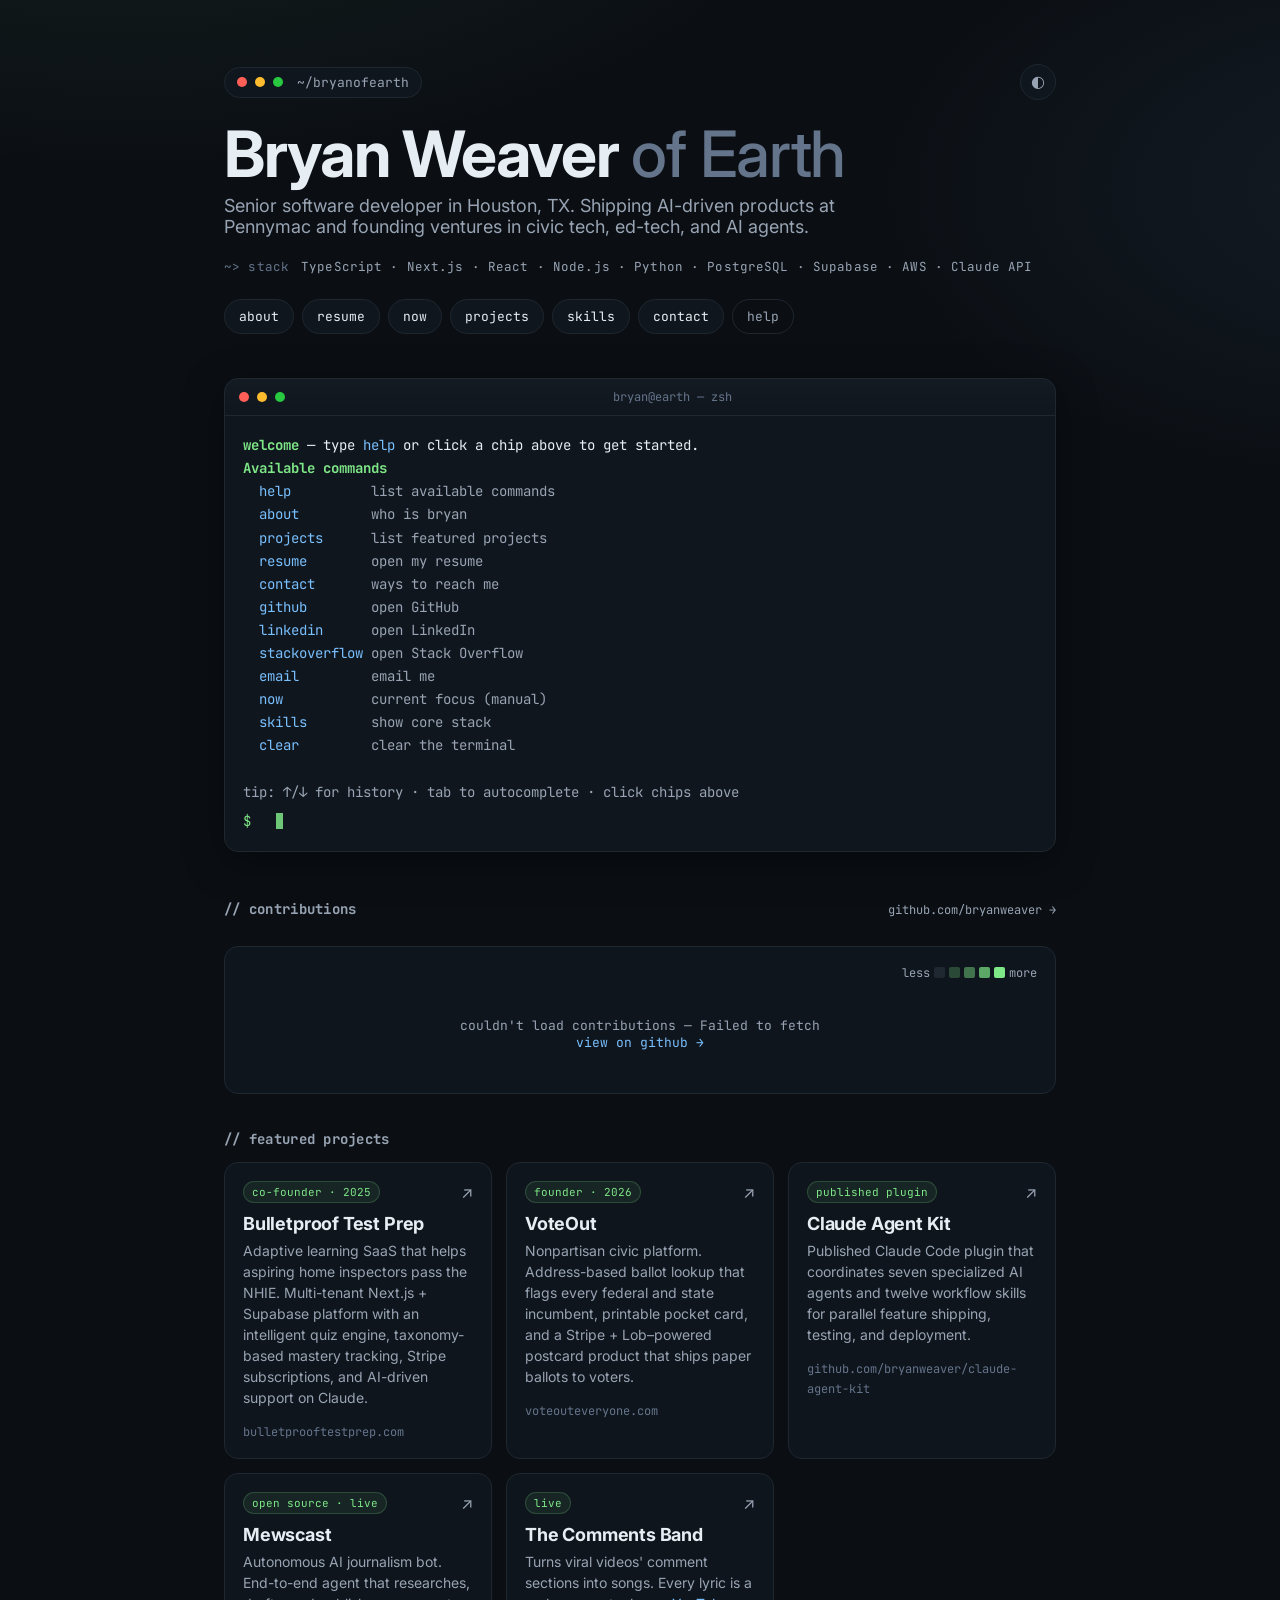
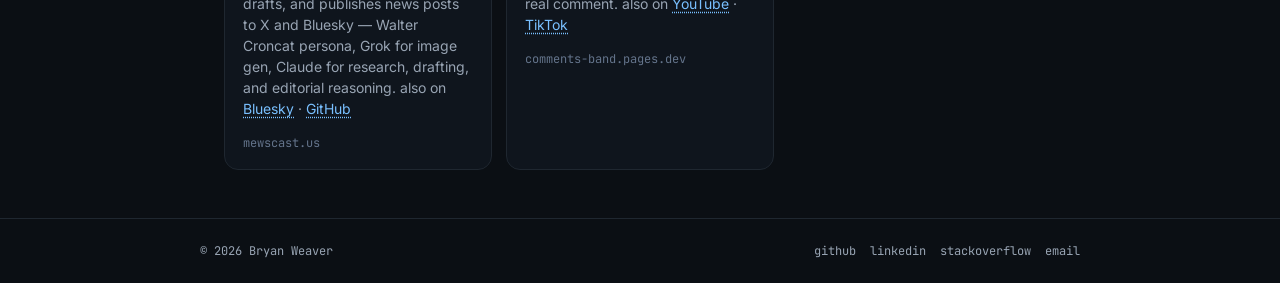
<file: index.html>
<!DOCTYPE html>
<html lang="en">
<head>
  <meta charset="UTF-8" />
  <meta name="viewport" content="width=device-width, initial-scale=1.0" />

  <title>Bryan Weaver — Senior Software Developer, Houston TX</title>
  <meta name="description" content="Bryan Weaver — senior software developer in Houston, TX. Co-founder of Bulletproof Test Prep, founder of VoteOut, creator of Claude Agent Kit and Mewscast. Senior Application Developer at Pennymac." />
  <meta name="author" content="Bryan Weaver" />
  <meta name="keywords" content="Bryan Weaver, bryanofearth, software developer Houston, senior developer, Claude Agent Kit, Bulletproof Test Prep, VoteOut, Mewscast, Next.js, TypeScript, Supabase, AI agents, LLM, Pennymac" />
  <meta name="robots" content="index, follow, max-image-preview:large" />
  <meta name="theme-color" content="#0b0f14" media="(prefers-color-scheme: dark)" />
  <meta name="theme-color" content="#f7f9fc" media="(prefers-color-scheme: light)" />
  <meta name="color-scheme" content="dark light" />

  <link rel="canonical" href="https://bryanofearth.com/" />
  <link rel="alternate" href="https://bryanweaverofearth.com/" />

  <!-- Favicons -->
  <link rel="icon" href="/favicon.svg" type="image/svg+xml" />
  <link rel="alternate icon" href="/favicon.svg" type="image/svg+xml" />
  <link rel="mask-icon" href="/favicon.svg" color="#7ee787" />
  <link rel="apple-touch-icon" href="/apple-touch-icon.png" />
  <link rel="manifest" href="/site.webmanifest" />

  <!-- Open Graph -->
  <meta property="og:type" content="website" />
  <meta property="og:site_name" content="bryanofearth" />
  <meta property="og:url" content="https://bryanofearth.com/" />
  <meta property="og:title" content="Bryan Weaver — Senior Software Developer" />
  <meta property="og:description" content="Senior software developer in Houston, TX. Shipping AI-driven products at Pennymac and founding ventures in civic tech, ed-tech, and AI agents." />
  <meta property="og:image" content="https://bryanofearth.com/og.png" />
  <meta property="og:image:width" content="1200" />
  <meta property="og:image:height" content="630" />
  <meta property="og:image:alt" content="Bryan Weaver of Earth — senior software developer" />
  <meta property="og:locale" content="en_US" />

  <!-- Twitter / X -->
  <meta name="twitter:card" content="summary_large_image" />
  <meta name="twitter:title" content="Bryan Weaver — Senior Software Developer" />
  <meta name="twitter:description" content="Senior software developer in Houston, TX. Building AI agents, civic tools, and ed-tech." />
  <meta name="twitter:image" content="https://bryanofearth.com/og.png" />
  <meta name="twitter:image:alt" content="Bryan Weaver of Earth" />
  <meta name="twitter:creator" content="@bryanofearth" />

  <!-- Fonts -->
  <link rel="preconnect" href="https://fonts.googleapis.com" />
  <link rel="preconnect" href="https://fonts.gstatic.com" crossorigin />
  <link href="https://fonts.googleapis.com/css2?family=JetBrains+Mono:wght@400;500;700&family=Inter:wght@400;500;600;700&display=swap" rel="stylesheet" />
  <link rel="stylesheet" href="styles.css?v=2026-10-24" />

  <!-- Structured Data: Person -->
  <script type="application/ld+json">
  {
    "@context": "https://schema.org",
    "@type": "Person",
    "name": "Bryan Weaver",
    "alternateName": "bryanofearth",
    "url": "https://bryanofearth.com",
    "image": "https://bryanofearth.com/og.png",
    "jobTitle": "Senior Application Developer",
    "worksFor": {
      "@type": "Organization",
      "name": "Pennymac"
    },
    "address": {
      "@type": "PostalAddress",
      "addressLocality": "Houston",
      "addressRegion": "TX",
      "addressCountry": "US"
    },
    "email": "mailto:weaverb9@gmail.com",
    "sameAs": [
      "https://www.linkedin.com/in/bryanofearth/",
      "https://github.com/bryanweaver",
      "https://stackoverflow.com/users/2059365/bryanofearth",
      "https://bryanweaverofearth.com"
    ],
    "knowsAbout": [
      "TypeScript",
      "JavaScript",
      "Python",
      "React",
      "Next.js",
      "Node.js",
      "PostgreSQL",
      "Supabase",
      "AWS",
      "Claude API",
      "AI agents",
      "LLM application development",
      "Civic technology",
      "Education technology"
    ],
    "founder": [
      { "@type": "Organization", "name": "Bulletproof Test Prep LLC", "url": "https://bulletprooftestprep.com" },
      { "@type": "Organization", "name": "Vote Out Everyone LLC", "url": "https://voteouteveryone.com" }
    ]
  }
  </script>

  <!-- Structured Data: Website -->
  <script type="application/ld+json">
  {
    "@context": "https://schema.org",
    "@type": "WebSite",
    "url": "https://bryanofearth.com/",
    "name": "bryanofearth",
    "author": { "@type": "Person", "name": "Bryan Weaver" }
  }
  </script>

  <!-- Structured Data: Bulletproof Test Prep (Organization) -->
  <script type="application/ld+json">
  {
    "@context": "https://schema.org",
    "@type": "Organization",
    "name": "Bulletproof Test Prep LLC",
    "alternateName": "Bulletproof Test Prep",
    "url": "https://bulletprooftestprep.com",
    "description": "Adaptive learning SaaS that helps aspiring home inspectors pass the National Home Inspector Examination (NHIE). Multi-tenant Next.js + Supabase platform with an intelligent quiz engine, taxonomy-based mastery tracking, Stripe subscriptions, and AI-driven support on Claude.",
    "foundingDate": "2025-09",
    "founder": { "@type": "Person", "name": "Bryan Weaver", "url": "https://bryanofearth.com" },
    "industry": "Education Technology",
    "knowsAbout": ["NHIE", "Home Inspector Certification", "Adaptive Learning", "Test Preparation"]
  }
  </script>

  <!-- Structured Data: VoteOut (Organization) -->
  <script type="application/ld+json">
  {
    "@context": "https://schema.org",
    "@type": "Organization",
    "name": "Vote Out Everyone LLC",
    "alternateName": "VoteOut",
    "url": "https://voteouteveryone.com",
    "description": "Nonpartisan civic-tech platform. Address-based ballot lookup that identifies every federal and state incumbent, with printable pocket cards and a Stripe + Lob–powered postcard product that ships paper ballots to voters.",
    "foundingDate": "2026-04",
    "founder": { "@type": "Person", "name": "Bryan Weaver", "url": "https://bryanofearth.com" },
    "industry": "Civic Technology",
    "knowsAbout": ["Elections", "Ballots", "Incumbents", "Voter Information", "Civic Engagement"]
  }
  </script>

  <!-- Structured Data: Claude Agent Kit (SoftwareApplication) -->
  <script type="application/ld+json">
  {
    "@context": "https://schema.org",
    "@type": "SoftwareApplication",
    "name": "Claude Agent Kit",
    "url": "https://github.com/bryanweaver/claude-agent-kit",
    "codeRepository": "https://github.com/bryanweaver/claude-agent-kit",
    "applicationCategory": "DeveloperApplication",
    "operatingSystem": "Cross-platform (Claude Code plugin)",
    "description": "Published Claude Code plugin that coordinates seven specialized AI agents and twelve workflow skills for parallel feature shipping, testing, and deployment.",
    "author": { "@type": "Person", "name": "Bryan Weaver", "url": "https://bryanofearth.com" },
    "programmingLanguage": "JavaScript",
    "license": "https://github.com/bryanweaver/claude-agent-kit/blob/main/LICENSE",
    "offers": { "@type": "Offer", "price": "0", "priceCurrency": "USD" }
  }
  </script>

  <!-- Structured Data: Mewscast (SoftwareApplication) -->
  <script type="application/ld+json">
  {
    "@context": "https://schema.org",
    "@type": "SoftwareApplication",
    "name": "Mewscast",
    "url": "https://mewscast.us",
    "codeRepository": "https://github.com/bryanweaver/mewscast",
    "applicationCategory": "AI Agent",
    "operatingSystem": "Cross-platform",
    "description": "Autonomous AI journalism bot. End-to-end agent that researches, drafts, and publishes news posts to X and Bluesky without human intervention. Walter Croncat persona. Uses Grok for image generation and Claude for research, drafting, and editorial reasoning.",
    "author": { "@type": "Person", "name": "Bryan Weaver", "url": "https://bryanofearth.com" },
    "programmingLanguage": "Python",
    "sameAs": [
      "https://mewscast.us",
      "https://github.com/bryanweaver/mewscast",
      "https://bsky.app/profile/mewscast.bsky.social"
    ],
    "license": "https://github.com/bryanweaver/mewscast/blob/main/LICENSE",
    "offers": { "@type": "Offer", "price": "0", "priceCurrency": "USD" }
  }
  </script>

  <!-- Structured Data: The Comments Band (CreativeWork) -->
  <script type="application/ld+json">
  {
    "@context": "https://schema.org",
    "@type": "CreativeWork",
    "name": "The Comments Band",
    "url": "https://comments-band.pages.dev",
    "description": "Turns viral videos' comment sections into songs. Every lyric is a real comment.",
    "author": { "@type": "Person", "name": "Bryan Weaver", "url": "https://bryanofearth.com" },
    "sameAs": [
      "https://www.youtube.com/@thecommentsband",
      "https://www.tiktok.com/@thecommentsband"
    ]
  }
  </script>

  <!-- Cloudflare Web Analytics -->
  <script defer src="https://static.cloudflareinsights.com/beacon.min.js" data-cf-beacon='{"token": "3d7d8f65e2fe4f53a598b3f2f07582b5"}'></script>
</head>
<body>
  <a class="skip" href="#term">Skip to terminal</a>

  <!-- Persistent background globe: top-right, always rotating. Fades in once WebGL is ready. -->
  <canvas id="globe-bg" class="globe-bg" aria-hidden="true"></canvas>

  <header class="hero">
    <div class="hero-inner">
      <div class="hero-top">
        <div class="brand">
          <span class="dot dot-r"></span>
          <span class="dot dot-y"></span>
          <span class="dot dot-g"></span>
          <span class="brand-path">~/bryanofearth</span>
        </div>
        <button id="theme-toggle" class="theme-toggle" title="Toggle theme" aria-label="Toggle theme">◐</button>
      </div>
      <h1>Bryan Weaver <span class="muted">of Earth</span></h1>
      <p class="tagline">Senior software developer in Houston, TX. Shipping AI-driven products at Pennymac and founding ventures in civic tech, ed-tech, and AI agents.</p>

      <p class="stack-line" aria-label="Core stack">
        <span class="stack-label">~&gt; stack</span>
        <span class="stack-items">TypeScript · Next.js · React · Node.js · Python · PostgreSQL · Supabase · AWS · Claude API</span>
      </p>

      <nav class="chips" aria-label="Quick actions">
        <button class="chip" data-cmd="about">about</button>
        <button class="chip" data-cmd="resume">resume</button>
        <button class="chip" data-cmd="now">now</button>
        <button class="chip" data-cmd="projects">projects</button>
        <button class="chip" data-cmd="skills">skills</button>
        <button class="chip" data-cmd="contact">contact</button>
        <button class="chip chip-ghost" data-cmd="help">help</button>
      </nav>
    </div>
  </header>

  <main>
    <section id="term" class="terminal-wrap" aria-label="Interactive terminal">
      <div class="terminal" id="terminal">
        <div class="term-bar">
          <span class="dot dot-r"></span>
          <span class="dot dot-y"></span>
          <span class="dot dot-g"></span>
          <span class="term-title">bryan@earth — zsh</span>
        </div>
        <div class="term-body" id="term-body">
          <div class="output" id="output" aria-live="polite"></div>
          <div class="input-line">
            <span class="prompt" aria-hidden="true">$</span>
            <input
              id="input"
              type="text"
              autocomplete="off"
              autocapitalize="off"
              autocorrect="off"
              spellcheck="false"
              aria-label="Terminal input"
              placeholder="type a command or click a chip above…"
            />
            <span class="cursor" aria-hidden="true"></span>
          </div>
        </div>
      </div>
    </section>

    <section class="activity" aria-label="GitHub contribution graph">
      <div class="activity-head">
        <h2 class="section-title">// contributions</h2>
        <a class="activity-link" href="https://github.com/bryanweaver" target="_blank" rel="noopener">github.com/bryanweaver →</a>
      </div>
      <div id="contrib" class="contrib" aria-live="polite">
        <div class="contrib-meta">
          <span id="contrib-total" class="contrib-total">loading…</span>
          <span class="contrib-legend">
            less
            <span class="cell l0"></span>
            <span class="cell l1"></span>
            <span class="cell l2"></span>
            <span class="cell l3"></span>
            <span class="cell l4"></span>
            more
          </span>
        </div>
        <div id="contrib-graph" class="contrib-graph"></div>
      </div>
    </section>

    <section class="projects" aria-label="Featured projects">
      <h2 class="section-title">// featured projects</h2>
      <div class="grid">

        <a class="card" href="https://bulletprooftestprep.com" target="_blank" rel="noopener">
          <div class="card-head">
            <span class="badge">co-founder · 2025</span>
            <span class="arrow">↗</span>
          </div>
          <h3>Bulletproof Test Prep</h3>
          <p>Adaptive learning SaaS that helps aspiring home inspectors pass the NHIE. Multi-tenant Next.js + Supabase platform with an intelligent quiz engine, taxonomy-based mastery tracking, Stripe subscriptions, and AI-driven support on Claude.</p>
          <span class="card-foot">bulletprooftestprep.com</span>
        </a>

        <a class="card" href="https://voteouteveryone.com" target="_blank" rel="noopener">
          <div class="card-head">
            <span class="badge">founder · 2026</span>
            <span class="arrow">↗</span>
          </div>
          <h3>VoteOut</h3>
          <p>Nonpartisan civic platform. Address-based ballot lookup that flags every federal and state incumbent, printable pocket card, and a Stripe + Lob–powered postcard product that ships paper ballots to voters.</p>
          <span class="card-foot">voteouteveryone.com</span>
        </a>

        <a class="card" href="https://github.com/bryanweaver/claude-agent-kit" target="_blank" rel="noopener">
          <div class="card-head">
            <span class="badge">published plugin</span>
            <span class="arrow">↗</span>
          </div>
          <h3>Claude Agent Kit</h3>
          <p>Published Claude Code plugin that coordinates seven specialized AI agents and twelve workflow skills for parallel feature shipping, testing, and deployment.</p>
          <span class="card-foot">github.com/bryanweaver/claude-agent-kit</span>
        </a>

        <a class="card" href="https://mewscast.us" target="_blank" rel="noopener">
          <div class="card-head">
            <span class="badge">open source · live</span>
            <span class="arrow">↗</span>
          </div>
          <h3>Mewscast</h3>
          <p>Autonomous AI journalism bot. End-to-end agent that researches, drafts, and publishes news posts to X and Bluesky — Walter Croncat persona, Grok for image gen, Claude for research, drafting, and editorial reasoning. <span class="card-inline">also on <span class="card-inline-link" data-href="https://bsky.app/profile/mewscast.bsky.social">Bluesky</span> · <span class="card-inline-link" data-href="https://github.com/bryanweaver/mewscast">GitHub</span></span></p>
          <span class="card-foot">mewscast.us</span>
        </a>

        <a class="card" href="https://comments-band.pages.dev" target="_blank" rel="noopener">
          <div class="card-head">
            <span class="badge">live</span>
            <span class="arrow">↗</span>
          </div>
          <h3>The Comments Band</h3>
          <p>Turns viral videos' comment sections into songs. Every lyric is a real comment. <span class="card-inline">also on <span class="card-inline-link" data-href="https://www.youtube.com/@thecommentsband">YouTube</span> · <span class="card-inline-link" data-href="https://www.tiktok.com/@thecommentsband">TikTok</span></span></p>
          <span class="card-foot">comments-band.pages.dev</span>
        </a>

      </div>
    </section>
  </main>

  <footer class="footer">
    <div class="foot-inner">
      <span>© <span id="year"></span> Bryan Weaver</span>
      <span class="foot-links">
        <a href="https://github.com/bryanweaver" target="_blank" rel="noopener">github</a>
        <a href="https://www.linkedin.com/in/bryanofearth/" target="_blank" rel="noopener">linkedin</a>
        <a href="https://stackoverflow.com/users/2059365/bryanofearth" target="_blank" rel="noopener">stackoverflow</a>
        <a href="mailto:weaverb9@gmail.com">email</a>
      </span>
    </div>
  </footer>

  <!-- Persistent background globe (COBE, ~5KB). Always rotating, top-right. Respects reduced-motion, fails closed. -->
  <script type="module">
    (async () => {
      const canvas = document.getElementById("globe-bg");
      if (!canvas) return;

      const reduced = window.matchMedia && window.matchMedia("(prefers-reduced-motion: reduce)").matches;
      if (reduced) return;

      let createGlobe;
      try {
        ({ default: createGlobe } = await import("https://esm.sh/cobe@0.6.4"));
      } catch {
        return; // CDN failed → leave canvas hidden
      }

      // Houston, TX — start with Houston facing the camera, then drift.
      const HOUSTON_LAT = 29.7604;
      const HOUSTON_LNG = -95.3698;
      const HOUSTON_PHI = (HOUSTON_LNG * Math.PI) / 180 * -1;

      const sizeCss = Math.min(window.innerWidth * 0.7, window.innerHeight * 0.95, 760);
      canvas.style.width = sizeCss + "px";
      canvas.style.height = sizeCss + "px";

      let phi = HOUSTON_PHI;
      const theta = 0.32;

      createGlobe(canvas, {
        devicePixelRatio: Math.min(window.devicePixelRatio || 1, 2),
        width: sizeCss * 2,
        height: sizeCss * 2,
        phi,
        theta,
        dark: 1,
        diffuse: 1.2,
        mapSamples: 16000,
        mapBrightness: 4.5,
        baseColor:    [0.22, 0.28, 0.36],
        markerColor:  [0.49, 0.91, 0.53],
        glowColor:    [0.06, 0.12, 0.10],
        markers: [{ location: [HOUSTON_LAT, HOUSTON_LNG], size: 0.07 }],
        onRender: (state) => {
          state.phi = phi;
          phi += 0.0035; // slow continuous rotation
        },
      });

      requestAnimationFrame(() => canvas.classList.add("on"));
    })();
  </script>

  <script src="app.js?v=2026-10-24"></script>
</body>
</html>
</file>
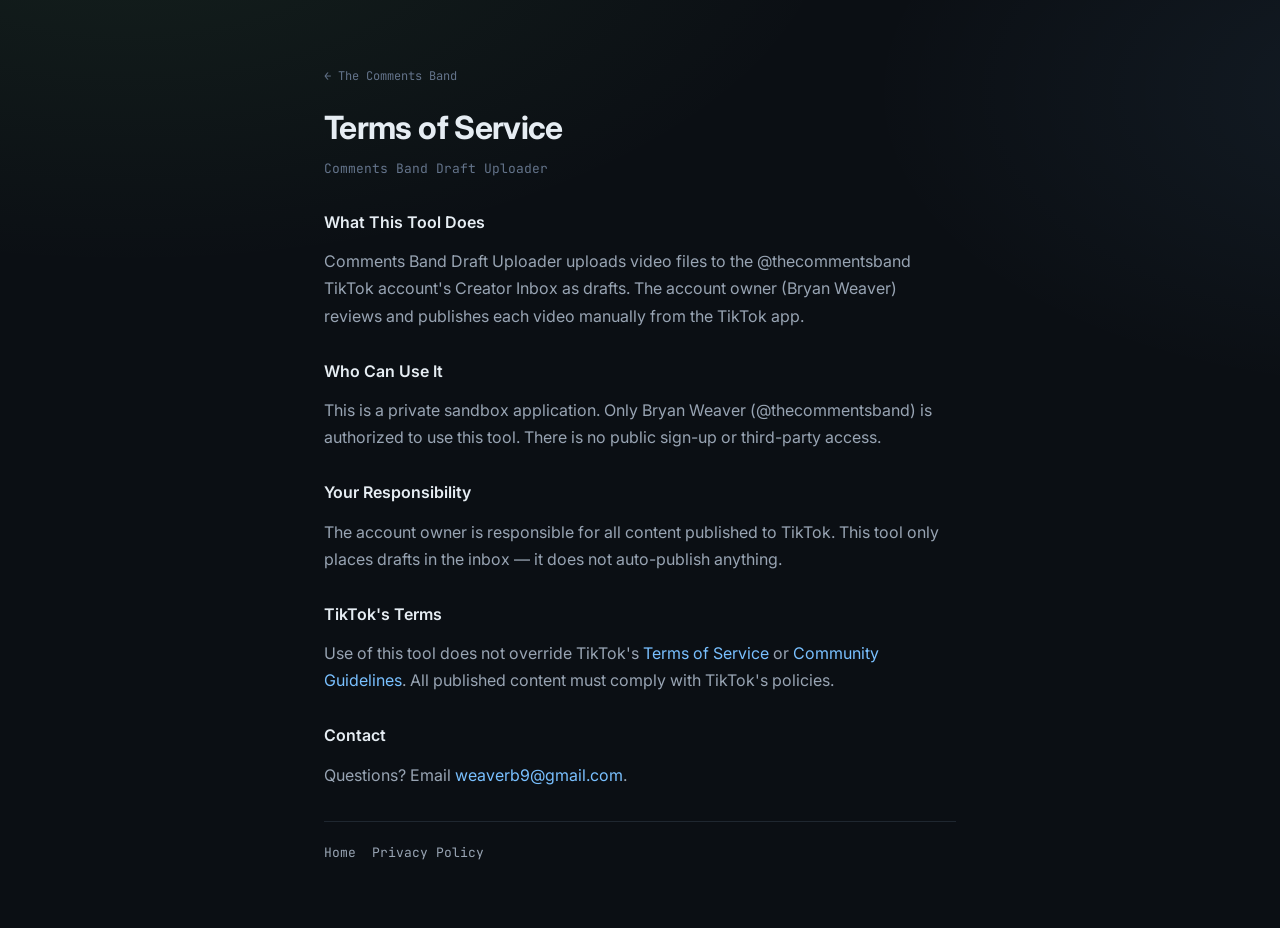
<file: comments-band/terms/index.html>
<!DOCTYPE html>
<html lang="en">
<head>
  <meta charset="UTF-8" />
  <meta name="viewport" content="width=device-width, initial-scale=1.0" />

  <title>Terms of Service — The Comments Band</title>
  <meta name="description" content="Terms of Service for Comments Band Draft Uploader." />
  <meta name="author" content="Bryan Weaver" />
  <meta name="robots" content="noindex, nofollow" />
  <meta name="theme-color" content="#0b0f14" media="(prefers-color-scheme: dark)" />
  <meta name="theme-color" content="#f7f9fc" media="(prefers-color-scheme: light)" />
  <meta name="color-scheme" content="dark light" />

  <link rel="canonical" href="https://bryanofearth.com/comments-band/terms" />

  <link rel="icon" href="/favicon.svg" type="image/svg+xml" />
  <link rel="apple-touch-icon" href="/apple-touch-icon.png" />

  <link rel="preconnect" href="https://fonts.googleapis.com" />
  <link rel="preconnect" href="https://fonts.gstatic.com" crossorigin />
  <link href="https://fonts.googleapis.com/css2?family=JetBrains+Mono:wght@400;500;700&family=Inter:wght@400;500;600;700&display=swap" rel="stylesheet" />
  <link rel="stylesheet" href="/styles.css" />

  <style>
    .page-wrap {
      max-width: 680px;
      margin: 0 auto;
      padding: 64px 24px;
    }
    .page-header {
      margin-bottom: 32px;
    }
    .page-header h1 {
      font-size: clamp(24px, 5vw, 32px);
      margin: 0 0 8px;
      letter-spacing: -0.02em;
      font-weight: 700;
    }
    .page-header .subtitle {
      font-family: var(--mono);
      font-size: 13px;
      color: var(--muted);
    }
    .content {
      line-height: 1.7;
      color: var(--fg-dim);
    }
    .content p {
      margin: 0 0 16px;
    }
    .content h2 {
      font-size: 16px;
      color: var(--fg);
      margin: 28px 0 12px;
      font-weight: 600;
    }
    .content a {
      color: var(--accent-2);
    }
    .content a:hover {
      color: var(--accent);
    }
    .content ul {
      margin: 0 0 16px;
      padding-left: 20px;
    }
    .content li {
      margin-bottom: 8px;
    }
    .back-link {
      display: inline-block;
      margin-bottom: 24px;
      font-family: var(--mono);
      font-size: 12px;
      color: var(--muted);
    }
    .back-link:hover {
      color: var(--accent);
    }
    .nav-links {
      display: flex;
      gap: 16px;
      margin-top: 32px;
      padding-top: 20px;
      border-top: 1px solid var(--border);
      font-family: var(--mono);
      font-size: 13px;
    }
    .nav-links a {
      color: var(--fg-dim);
    }
  </style>
</head>
<body>
  <main class="page-wrap">
    <a class="back-link" href="/comments-band/">← The Comments Band</a>

    <header class="page-header">
      <h1>Terms of Service</h1>
      <p class="subtitle">Comments Band Draft Uploader</p>
    </header>

    <div class="content">
      <h2>What This Tool Does</h2>
      <p>
        Comments Band Draft Uploader uploads video files to the @thecommentsband TikTok account's
        Creator Inbox as drafts. The account owner (Bryan Weaver) reviews and publishes each video
        manually from the TikTok app.
      </p>

      <h2>Who Can Use It</h2>
      <p>
        This is a private sandbox application. Only Bryan Weaver (@thecommentsband) is authorized
        to use this tool. There is no public sign-up or third-party access.
      </p>

      <h2>Your Responsibility</h2>
      <p>
        The account owner is responsible for all content published to TikTok.
        This tool only places drafts in the inbox — it does not auto-publish anything.
      </p>

      <h2>TikTok's Terms</h2>
      <p>
        Use of this tool does not override TikTok's
        <a href="https://www.tiktok.com/legal/terms-of-service" target="_blank" rel="noopener">Terms of Service</a>
        or <a href="https://www.tiktok.com/community-guidelines" target="_blank" rel="noopener">Community Guidelines</a>.
        All published content must comply with TikTok's policies.
      </p>

      <h2>Contact</h2>
      <p>
        Questions? Email <a href="mailto:weaverb9@gmail.com">weaverb9@gmail.com</a>.
      </p>

      <nav class="nav-links">
        <a href="/comments-band/">Home</a>
        <a href="/comments-band/privacy">Privacy Policy</a>
      </nav>
    </div>
  </main>

  <script>
    const stored = localStorage.getItem("theme");
    if (stored) document.documentElement.setAttribute("data-theme", stored);
  </script>
</body>
</html>
</file>
<file: styles.css>
:root {
  --bg: #0b0f14;
  --bg-elev: #10161e;
  --bg-card: #0f151d;
  --fg: #e6edf3;
  --fg-dim: #98a4b3;
  --muted: #64748b;
  --accent: #7ee787;
  --accent-2: #79c0ff;
  --warn: #f0c674;
  --border: #1f2730;
  --shadow: 0 10px 40px rgba(0, 0, 0, 0.45);
  --radius: 14px;
  --mono: "JetBrains Mono", ui-monospace, SFMono-Regular, Menlo, Consolas, monospace;
  --sans: "Inter", -apple-system, BlinkMacSystemFont, "Segoe UI", system-ui, sans-serif;
}

html[data-theme="light"] {
  --bg: #f7f9fc;
  --bg-elev: #ffffff;
  --bg-card: #ffffff;
  --fg: #0b1220;
  --fg-dim: #475569;
  --muted: #94a3b8;
  --accent: #16a34a;
  --accent-2: #2563eb;
  --warn: #b45309;
  --border: #e5e7eb;
  --shadow: 0 8px 30px rgba(15, 23, 42, 0.08);
}

*, *::before, *::after { box-sizing: border-box; }

/* PERSISTENT BACKGROUND GLOBE — top-right, always rotating, sits behind content */
.globe-bg {
  position: fixed;
  top: -14vh;
  right: -14vw;
  z-index: 0;
  pointer-events: none;
  opacity: 0;
  transition: opacity 1.4s ease;
  filter: drop-shadow(0 0 60px rgba(126, 231, 135, 0.07));
}
.globe-bg.on { opacity: 0.55; }

html[data-theme="light"] .globe-bg.on { opacity: 0.35; }

@media (max-width: 700px) {
  .globe-bg {
    top: -22vh;
    right: -28vw;
  }
  .globe-bg.on { opacity: 0.4; }
}

@media (prefers-reduced-motion: reduce) {
  .globe-bg { display: none !important; }
}


html, body {
  margin: 0;
  padding: 0;
  background: var(--bg);
  color: var(--fg);
  font-family: var(--sans);
  -webkit-font-smoothing: antialiased;
  -moz-osx-font-smoothing: grayscale;
}

body {
  min-height: 100vh;
  background-image:
    radial-gradient(1200px 600px at 10% -10%, rgba(126, 231, 135, 0.08), transparent 60%),
    radial-gradient(900px 500px at 110% 10%, rgba(121, 192, 255, 0.07), transparent 60%);
}

a { color: var(--accent-2); text-decoration: none; }
a:hover { text-decoration: underline; }

.skip {
  position: absolute;
  left: -9999px;
  top: 0;
}
.skip:focus {
  left: 12px;
  top: 12px;
  background: var(--bg-elev);
  padding: 8px 12px;
  border-radius: 8px;
  z-index: 10;
}

/* Layer all primary content above the persistent background globe */
.hero, main, .footer {
  position: relative;
  z-index: 1;
}

/* HERO */
.hero {
  padding: 64px 0 16px;
}
.hero-inner {
  max-width: 880px;
  margin: 0 auto;
  padding: 0 24px;
  box-sizing: border-box;
}
.hero-top {
  display: flex;
  justify-content: space-between;
  align-items: center;
  gap: 12px;
  margin-bottom: 4px;
}
.brand {
  display: inline-flex;
  align-items: center;
  gap: 8px;
  padding: 6px 12px;
  border: 1px solid var(--border);
  background: var(--bg-elev);
  border-radius: 999px;
  font-family: var(--mono);
  font-size: 13px;
  color: var(--fg-dim);
}
.theme-toggle {
  background: var(--bg-elev);
  border: 1px solid var(--border);
  color: var(--fg-dim);
  width: 36px;
  height: 36px;
  border-radius: 999px;
  cursor: pointer;
  font-size: 16px;
  line-height: 1;
  display: inline-flex;
  align-items: center;
  justify-content: center;
  transition: border-color 0.15s ease, color 0.15s ease, transform 0.08s ease;
  flex-shrink: 0;
}
.theme-toggle:hover {
  border-color: var(--accent);
  color: var(--accent);
}
.theme-toggle:active { transform: scale(0.95); }
.brand-path { margin-left: 6px; }
.dot {
  width: 10px;
  height: 10px;
  border-radius: 50%;
  display: inline-block;
}
.dot-r { background: #ff5f57; }
.dot-y { background: #febc2e; }
.dot-g { background: #28c840; }

.hero h1 {
  font-size: clamp(40px, 6vw, 64px);
  margin: 20px 0 8px;
  letter-spacing: -0.02em;
  line-height: 1.05;
  font-weight: 700;
}
.hero .muted { color: var(--muted); font-weight: 500; }
.tagline {
  color: var(--fg-dim);
  font-size: clamp(15px, 1.6vw, 18px);
  margin: 0 0 20px;
  max-width: 640px;
}

.stack-line {
  font-family: var(--mono);
  font-size: 12.5px;
  color: var(--fg-dim);
  margin: 0 0 22px;
  display: flex;
  align-items: baseline;
  gap: 12px;
  flex-wrap: wrap;
  letter-spacing: 0.01em;
  line-height: 1.6;
}
.stack-label {
  color: var(--muted);
  flex-shrink: 0;
}
.stack-items {
  color: var(--fg-dim);
}
.stack-items::selection { background: rgba(126, 231, 135, 0.25); }

.chips {
  display: flex;
  flex-wrap: wrap;
  gap: 8px;
}
.chip {
  font-family: var(--mono);
  font-size: 13px;
  background: var(--bg-elev);
  color: var(--fg);
  border: 1px solid var(--border);
  padding: 8px 14px;
  border-radius: 999px;
  cursor: pointer;
  transition: transform 0.08s ease, border-color 0.15s ease, background 0.15s ease;
}
.chip:hover {
  transform: translateY(-1px);
  border-color: var(--accent);
  color: var(--accent);
}
.chip:active { transform: translateY(0); }
.chip-ghost { background: transparent; color: var(--fg-dim); }

/* TERMINAL */
.terminal-wrap {
  max-width: 880px;
  margin: 0 auto;
  padding: 28px 24px 12px;
  box-sizing: border-box;
}
.terminal {
  background: var(--bg-elev);
  border: 1px solid var(--border);
  border-radius: var(--radius);
  box-shadow: var(--shadow);
  overflow: hidden;
}
.term-bar {
  display: flex;
  align-items: center;
  gap: 8px;
  padding: 10px 14px;
  border-bottom: 1px solid var(--border);
  background: linear-gradient(to bottom, rgba(255,255,255,0.02), transparent);
}
.term-title {
  margin-left: 10px;
  font-family: var(--mono);
  font-size: 12px;
  color: var(--muted);
  flex: 1;
  text-align: center;
}
.term-body {
  font-family: var(--mono);
  font-size: 14px;
  line-height: 1.65;
  padding: 18px;
  min-height: 320px;
  max-height: 60vh;
  overflow-y: auto;
}
.output { white-space: pre-wrap; word-wrap: break-word; }
.output a { color: var(--accent-2); }
.output .line { display: block; }
.output .ok { color: var(--accent); }
.output .warn { color: var(--warn); }
.output .err { color: #ff7b72; }
.output .dim { color: var(--fg-dim); }
.output .hdr { color: var(--accent); font-weight: 700; }
.output .cmd { color: var(--accent-2); }
.inline-suggest {
  background: transparent;
  border: none;
  padding: 0;
  font: inherit;
  cursor: pointer;
  text-decoration: underline dotted;
  text-underline-offset: 3px;
}
.inline-suggest:hover .cmd { color: var(--accent); }

.input-line {
  display: flex;
  align-items: center;
  gap: 8px;
  padding-top: 6px;
  flex-wrap: nowrap;
}
.prompt { color: var(--accent); user-select: none; }
#input {
  box-sizing: content-box;
  padding: 0;
  background: transparent;
  border: none;
  outline: none;
  color: var(--fg);
  font-family: var(--mono);
  font-size: 14px;
  width: 1ch;
  min-width: 1ch;
  max-width: calc(100% - 24px);
  caret-color: transparent;
}
#input::placeholder {
  color: var(--muted);
}
#input:focus::placeholder {
  color: transparent;
}
.cursor {
  width: 0.55em;
  height: 1.15em;
  background: var(--accent);
  display: inline-block;
  vertical-align: text-bottom;
  animation: blink 1.05s steps(2) infinite;
  opacity: 0.85;
  flex-shrink: 0;
}
@keyframes blink {
  50% { opacity: 0; }
}

/* ACTIVITY */
.activity {
  max-width: 880px;
  margin: 36px auto 0;
  padding: 0 24px;
}
.activity-head {
  display: flex;
  justify-content: space-between;
  align-items: baseline;
  gap: 12px;
  margin-bottom: 14px;
}
.activity-link {
  font-family: var(--mono);
  font-size: 12px;
  color: var(--fg-dim);
  text-decoration: none;
}
.activity-link:hover { color: var(--accent); text-decoration: none; }

/* CONTRIBUTION GRAPH */
.contrib {
  background: var(--bg-card);
  border: 1px solid var(--border);
  border-radius: var(--radius);
  padding: 18px;
}
.contrib-meta {
  display: flex;
  justify-content: space-between;
  align-items: center;
  font-family: var(--mono);
  font-size: 12px;
  color: var(--fg-dim);
  margin-bottom: 12px;
  gap: 12px;
  flex-wrap: wrap;
}
.contrib-total { color: var(--fg); }
.contrib-total .num { color: var(--accent); font-weight: 700; }
.contrib-legend {
  display: inline-flex;
  align-items: center;
  gap: 4px;
}
.contrib-legend .cell {
  width: 11px;
  height: 11px;
  border-radius: 2px;
  display: inline-block;
}
.l0 { background: var(--border); }
.l1 { background: rgba(126,231,135,0.25); }
.l2 { background: rgba(126,231,135,0.45); }
.l3 { background: rgba(126,231,135,0.7); }
.l4 { background: var(--accent); }
html[data-theme="light"] .l1 { background: rgba(22,163,74,0.22); }
html[data-theme="light"] .l2 { background: rgba(22,163,74,0.42); }
html[data-theme="light"] .l3 { background: rgba(22,163,74,0.65); }
html[data-theme="light"] .l4 { background: var(--accent); }

.contrib-graph {
  width: 100%;
}
.contrib-graph svg {
  display: block;
  width: 100%;
  height: auto;
}
.contrib-graph rect.cell { rx: 2; }
.contrib-graph rect.cell:hover { stroke: var(--accent); stroke-width: 1; }
.contrib-graph rect.l0 { fill: var(--border); }
.contrib-graph rect.l1 { fill: rgba(126,231,135,0.28); }
.contrib-graph rect.l2 { fill: rgba(126,231,135,0.5); }
.contrib-graph rect.l3 { fill: rgba(126,231,135,0.75); }
.contrib-graph rect.l4 { fill: #7ee787; }
html[data-theme="light"] .contrib-graph rect.l1 { fill: rgba(22,163,74,0.25); }
html[data-theme="light"] .contrib-graph rect.l2 { fill: rgba(22,163,74,0.5); }
html[data-theme="light"] .contrib-graph rect.l3 { fill: rgba(22,163,74,0.75); }
html[data-theme="light"] .contrib-graph rect.l4 { fill: #16a34a; }
.contrib-graph text.month {
  fill: var(--fg-dim);
  font-family: var(--mono);
  font-size: 10px;
}
.contrib-graph text.day {
  fill: var(--fg-dim);
  font-family: var(--mono);
  font-size: 9px;
}
.contrib-skeleton {
  height: 120px;
  background: linear-gradient(90deg, var(--border), rgba(255,255,255,0.04), var(--border));
  background-size: 200% 100%;
  animation: shimmer 1.4s linear infinite;
  border-radius: 6px;
}
.contrib-error {
  color: var(--fg-dim);
  font-family: var(--mono);
  font-size: 13px;
  padding: 24px 0;
  text-align: center;
}

.activity-list {
  background: var(--bg-card);
  border: 1px solid var(--border);
  border-radius: var(--radius);
  overflow: hidden;
}
.activity-item {
  display: grid;
  grid-template-columns: 80px 1fr auto;
  gap: 14px;
  align-items: center;
  padding: 14px 18px;
  border-bottom: 1px solid var(--border);
  font-family: var(--mono);
  font-size: 13px;
  color: var(--fg);
  text-decoration: none;
  transition: background 0.12s ease;
}
.activity-item:last-child { border-bottom: none; }
.activity-item:hover {
  background: rgba(126, 231, 135, 0.04);
  text-decoration: none;
}
html[data-theme="light"] .activity-item:hover {
  background: rgba(22, 163, 74, 0.04);
}
.activity-when {
  color: var(--fg-dim);
  font-size: 12px;
  white-space: nowrap;
}
.activity-msg {
  color: var(--fg);
  display: flex;
  align-items: center;
  gap: 10px;
  overflow: hidden;
  min-width: 0;
}
.activity-msg-text {
  overflow: hidden;
  text-overflow: ellipsis;
  white-space: nowrap;
}
.ev {
  display: inline-block;
  font-size: 10px;
  font-weight: 700;
  text-transform: uppercase;
  letter-spacing: 0.06em;
  padding: 2px 7px;
  border-radius: 4px;
  flex-shrink: 0;
}
.ev-push    { color: var(--accent);   background: rgba(126,231,135,0.10); }
.ev-pr      { color: var(--accent-2); background: rgba(121,192,255,0.10); }
.ev-release { color: var(--warn);     background: rgba(240,198,116,0.12); }
.ev-create  { color: var(--fg-dim);   background: rgba(148,163,184,0.10); }
.ev-public  { color: var(--fg-dim);   background: rgba(148,163,184,0.10); }
.ev-star    { color: var(--warn);     background: rgba(240,198,116,0.10); }
html[data-theme="light"] .ev-push    { background: rgba(22,163,74,0.10); }
html[data-theme="light"] .ev-pr      { background: rgba(37,99,235,0.10); }
html[data-theme="light"] .ev-release { background: rgba(180,83,9,0.12); }
.activity-repo {
  color: var(--fg-dim);
  font-size: 12px;
  white-space: nowrap;
}

/* Skeleton loader */
.activity-skeleton {
  display: grid;
  grid-template-columns: 80px 1fr 140px;
  gap: 14px;
  align-items: center;
  padding: 14px 18px;
  border-bottom: 1px solid var(--border);
}
.activity-skeleton:last-child { border-bottom: none; }
.sk {
  display: block;
  height: 12px;
  border-radius: 4px;
  background: linear-gradient(90deg, var(--border), rgba(255,255,255,0.04), var(--border));
  background-size: 200% 100%;
  animation: shimmer 1.4s linear infinite;
}
.sk-when { width: 50px; }
.sk-msg  { width: 70%; }
.sk-repo { width: 100%; }
@keyframes shimmer { 0% { background-position: 200% 0; } 100% { background-position: -200% 0; } }

.activity-error {
  padding: 16px 18px;
  color: var(--fg-dim);
  font-family: var(--mono);
  font-size: 13px;
}

@media (max-width: 600px) {
  .activity-item, .activity-skeleton { grid-template-columns: 60px 1fr; }
  .activity-repo, .sk-repo { grid-column: 2; color: var(--muted); }
}

/* PROJECTS */
.projects {
  max-width: 880px;
  margin: 36px auto 0;
  padding: 0 24px;
}
.section-title {
  font-family: var(--mono);
  font-size: 14px;
  color: var(--fg-dim);
  margin: 0 0 14px;
  letter-spacing: 0.02em;
}
.grid {
  display: grid;
  grid-template-columns: repeat(auto-fit, minmax(260px, 1fr));
  gap: 14px;
}
.card {
  display: block;
  background: var(--bg-card);
  border: 1px solid var(--border);
  border-radius: var(--radius);
  padding: 18px;
  color: var(--fg);
  transition: transform 0.12s ease, border-color 0.15s ease, background 0.15s ease;
  text-decoration: none;
}
.card:hover {
  transform: translateY(-2px);
  border-color: var(--accent);
  text-decoration: none;
}
.card-head {
  display: flex;
  justify-content: space-between;
  align-items: center;
  margin-bottom: 10px;
}
.badge {
  font-family: var(--mono);
  font-size: 11px;
  color: var(--accent);
  background: rgba(126, 231, 135, 0.08);
  border: 1px solid rgba(126, 231, 135, 0.2);
  padding: 3px 8px;
  border-radius: 999px;
}
html[data-theme="light"] .badge {
  background: rgba(22, 163, 74, 0.08);
  border-color: rgba(22, 163, 74, 0.25);
}
.arrow { color: var(--fg-dim); }
.card h3 {
  font-size: 18px;
  margin: 4px 0 6px;
  font-weight: 700;
  letter-spacing: -0.01em;
}
.card p {
  color: var(--fg-dim);
  font-size: 14px;
  margin: 0 0 12px;
  line-height: 1.5;
}
.card-foot {
  font-family: var(--mono);
  font-size: 12px;
  color: var(--muted);
}
.card-inline {
  display: inline;
  color: var(--fg-dim);
}
.card-inline-link {
  color: var(--accent-2);
  cursor: pointer;
  text-decoration: underline dotted;
  text-underline-offset: 3px;
}
.card-inline-link:hover { color: var(--accent); }

/* FOOTER */
.footer {
  margin-top: 48px;
  padding: 24px;
  border-top: 1px solid var(--border);
}
.foot-inner {
  max-width: 880px;
  margin: 0 auto;
  display: flex;
  justify-content: space-between;
  align-items: center;
  font-family: var(--mono);
  font-size: 12px;
  color: var(--fg-dim);
  gap: 12px;
  flex-wrap: wrap;
}
.foot-links { display: flex; gap: 14px; }
.foot-links a { color: var(--fg-dim); }
.foot-links a:hover { color: var(--accent); }

/* Scrollbar (webkit) */
.term-body::-webkit-scrollbar { width: 8px; }
.term-body::-webkit-scrollbar-thumb { background: var(--border); border-radius: 4px; }
.term-body::-webkit-scrollbar-track { background: transparent; }

@media (max-width: 600px) {
  .hero { padding-top: 40px; }
  .term-body { font-size: 13px; min-height: 260px; }
  .foot-inner { justify-content: center; text-align: center; }
}
</file>
